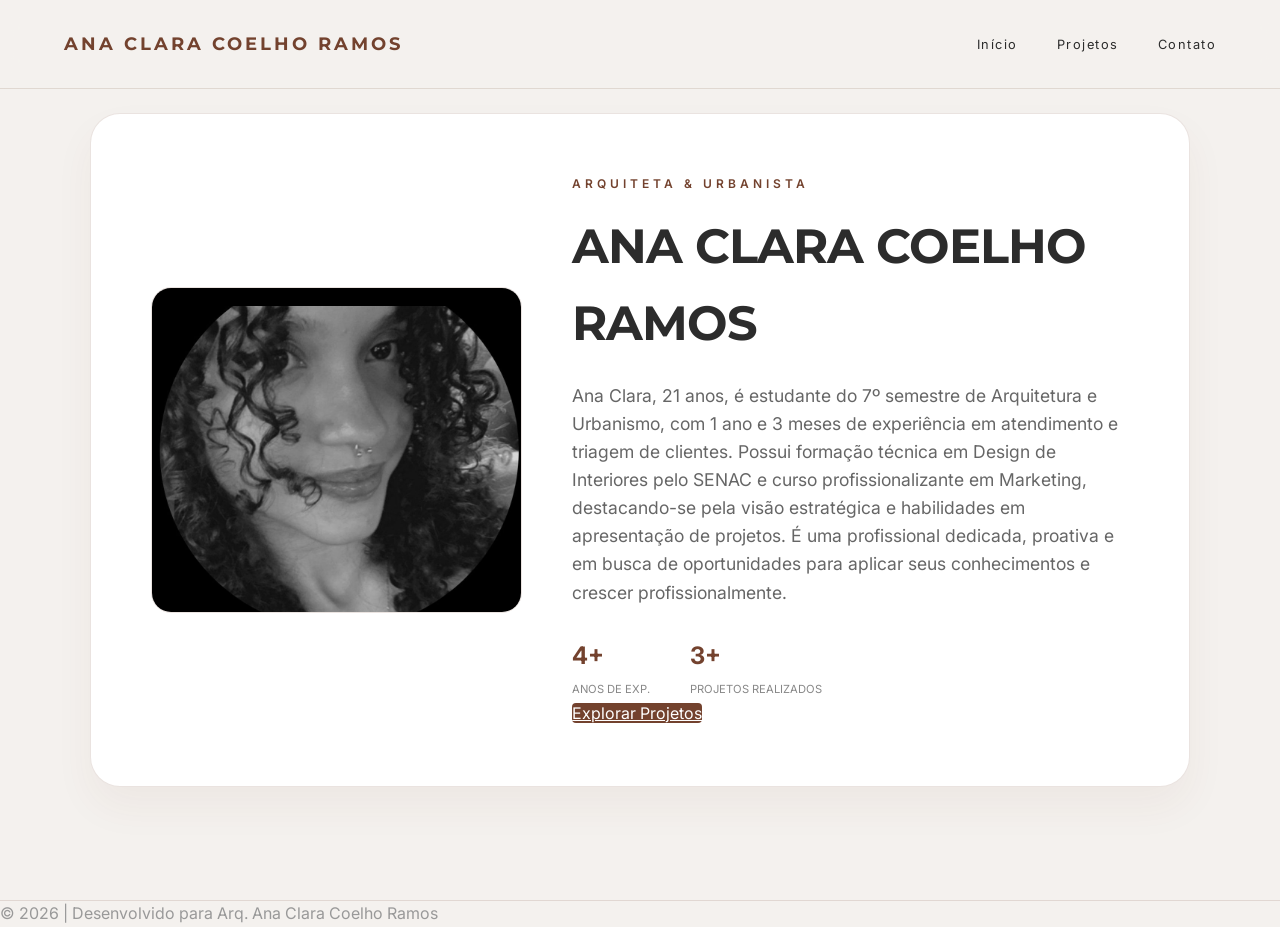
<file: index.html>
<!DOCTYPE html>
<html lang="pt-BR">
<head>
  <meta charset="UTF-8">
  <meta name="viewport" content="width=device-width, initial-scale=1.0">
  <title>Ana Clara Coelho Ramos | Arquiteta</title>
  <link rel="stylesheet" href="css/style.css">
  <link href="https://unpkg.com/aos@2.3.1/dist/aos.css" rel="stylesheet">
</head>
<body>

  <header class="header">
    <div class="logo">Ana Clara Coelho Ramos</div>
    <nav>
      <a href="index.html">Início</a>
      <a href="projetos.html">Projetos</a>
      <a href="contato1.html">Contato</a>
    </nav>
  </header>

  <main class="hero-bio">
    <section class="bio-container">
        <div class="bio-content" data-aos="zoom-in">
            <div class="bio-foto">
                <img src="IMG/ana JPNG.jpeg" alt="Ana Clara Ramos">
            </div>
            
            <div class="bio-texto">
                <span class="tag">Arquiteta & Urbanista</span>
                <h1>Ana Clara Coelho Ramos</h1>
                <p>
                    Ana Clara, 21 anos, é estudante do 7º semestre de Arquitetura e Urbanismo, com 1 ano e 3 meses de experiência em atendimento e triagem de clientes. Possui formação técnica em Design de Interiores pelo SENAC e curso profissionalizante em Marketing, destacando-se pela visão estratégica e habilidades em apresentação de projetos. É uma profissional dedicada, proativa e em busca de oportunidades para aplicar seus conhecimentos e crescer profissionalmente.
                </p>
                
                <div class="bio-stats">
                    <div class="stat-item">
                        <strong>4+</strong>
                        <span>Anos de Exp.</span>
                    </div>
                    <div class="stat-item">
                        <strong>3+</strong>
                        <span>Projetos Realizados</span>
                    </div>
                </div>

                <div class="cta-actions">
                    <a href="projetos.html" class="btn-principal">Explorar Projetos</a>
                </div>
            </div>
        </div>
    </section>
  </main>

  <footer>
    &copy; 2026 | Desenvolvido para Arq. Ana Clara Coelho Ramos
  </footer>

  <script src="https://unpkg.com/aos@2.3.1/dist/aos.js"></script>
  <script>
    AOS.init({ duration: 1000, once: true });
  </script>
</body>
</html>
</file>
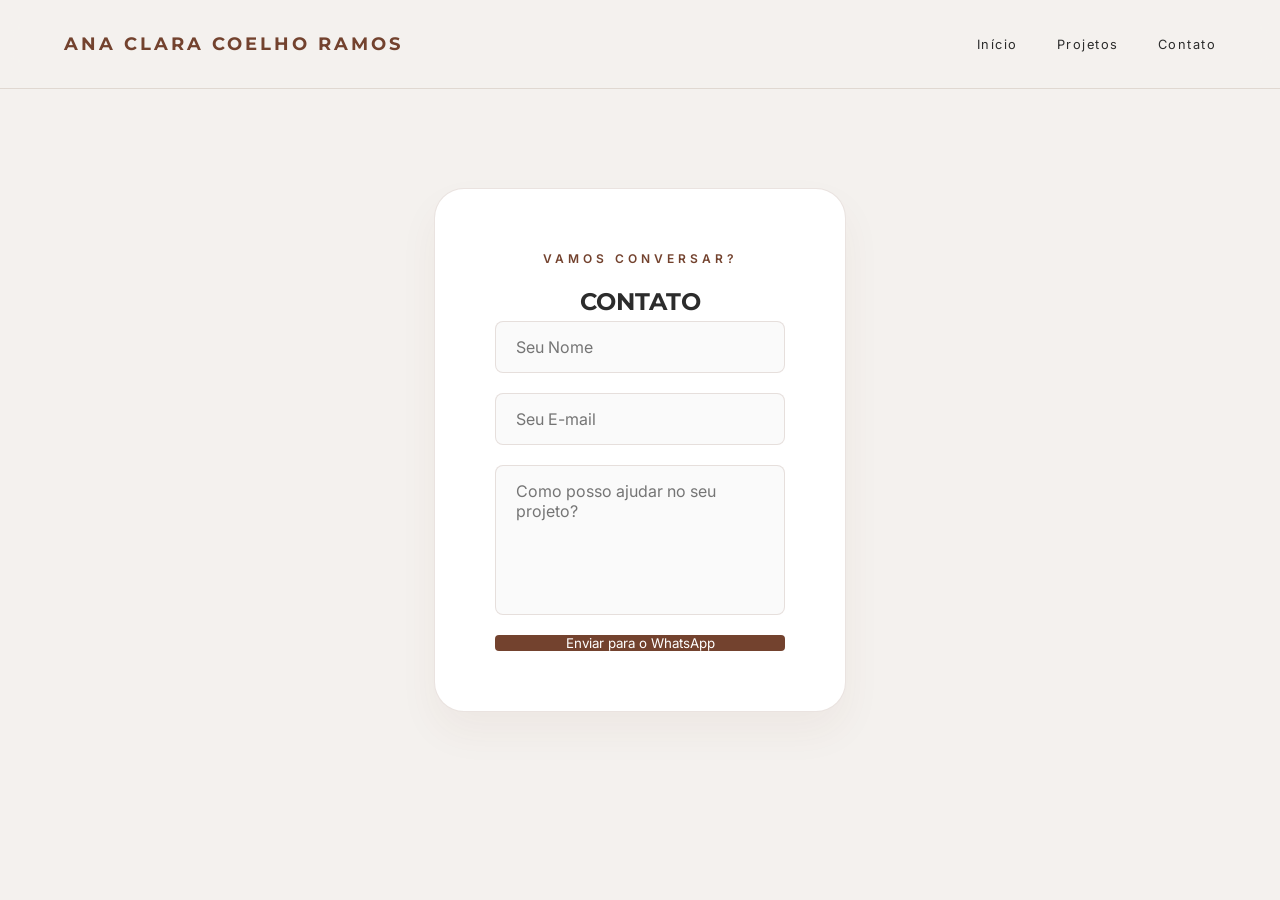
<file: contato1.html>
<!DOCTYPE html>
<html lang="pt-BR">
<head>
  <meta charset="UTF-8">
  <meta name="viewport" content="width=device-width, initial-scale=1.0">
  <title>Contato | Ana Clara Coelho Ramos</title>
  <link rel="stylesheet" href="css/style.css">
</head>
<body>
  <header class="header">
    <div class="logo">Ana Clara Coelho Ramos</div>
<nav>
  <a href="index.html">Início</a>
  <a href="projetos.html">Projetos</a> <a href="contato1.html">Contato</a>
</nav>
  </header>

  <main class="hero-bio">
    <section class="bio-container">
      <div class="bio-content" style="display: block; text-align: center;">
        <span class="tag">Vamos conversar?</span>
        <h1>Contato</h1>
        <form class="contato-form" id="whatsapp-form">
  <input type="text" id="nome" placeholder="Seu Nome" required>
  <input type="email" id="email" placeholder="Seu E-mail" required>
  <textarea id="mensagem" placeholder="Como posso ajudar no seu projeto?" rows="5" required></textarea>
  <button type="submit" class="btn-principal" style="width: 100%; border: none; cursor: pointer;">
    Enviar para o WhatsApp
  </button>
</form>
      </div>
    </section>
  </main>
<script src="js/script.js"></script> 
</body>
</html>
</file>
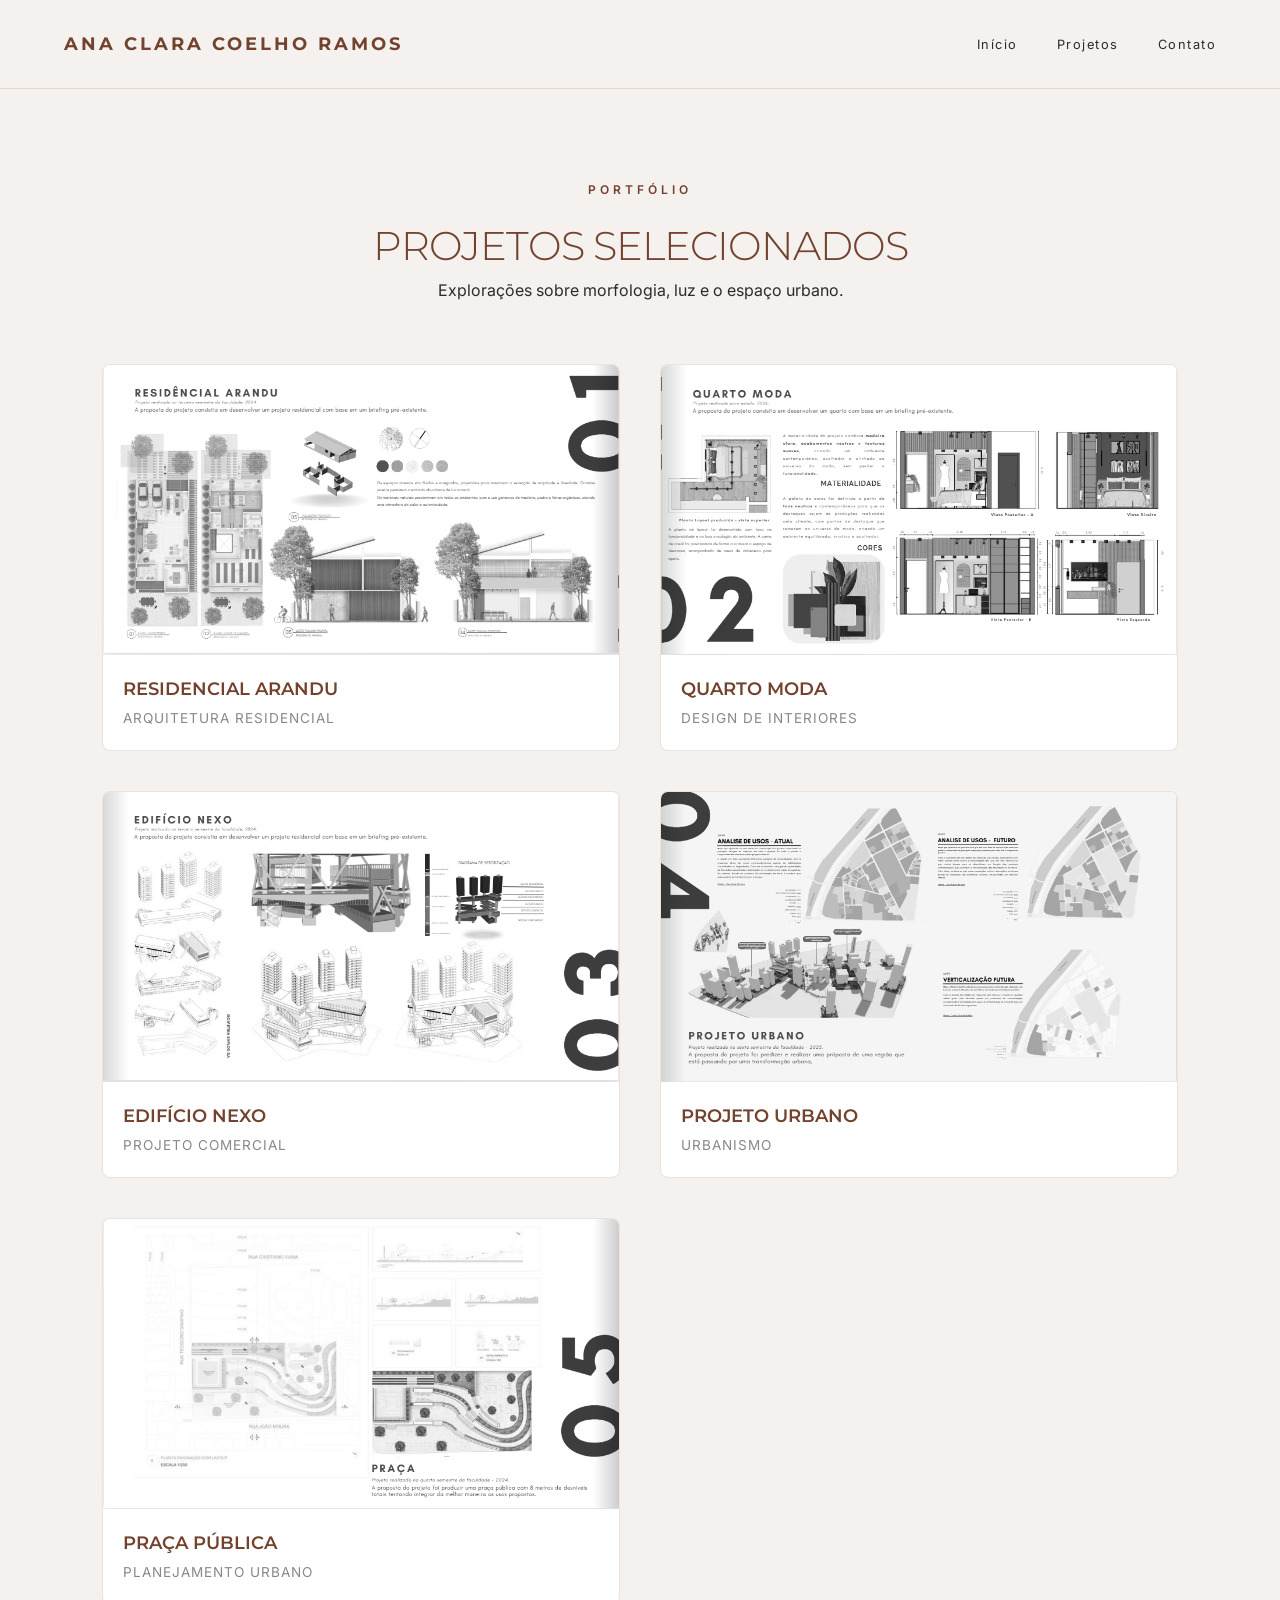
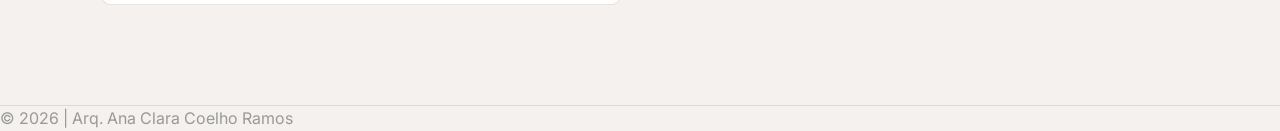
<file: projetos.html>
<!DOCTYPE html>
<html lang="pt-BR">
<head>
  <meta charset="UTF-8">
  <meta name="viewport" content="width=device-width, initial-scale=1.0">
  <title>Projetos | Arq. Ana Clara Ramos</title>
  <link rel="stylesheet" href="css/style.css">
  <link href="https://unpkg.com/aos@2.3.1/dist/aos.css" rel="stylesheet">
</head>
<body>

<header class="header">
  <div class="logo">Ana Clara Coelho Ramos</div>
  <nav id="menu">
    <a href="index.html">Início</a>
    <a href="projetos.html">Projetos</a>
    <a href="contato1.html">Contato</a>
  </nav>
  <button id="menu-toggle">☰</button>
</header>

<main class="projetos-page-container">
    <header class="projetos-intro" data-aos="fade-up">
        <span class="tag">Portfólio</span>
        <h1>Projetos Selecionados</h1>
        <p>Explorações sobre morfologia, luz e o espaço urbano.</p>
    </header>

    <div class="grid-projetos">
        
        <a href="projetos01.html" class="card-projeto" data-aos="fade-up">
            <div class="card-img-wrapper">
                <img src="IMG/projeto 01 JPNG.png" alt="Residencial Arandu">
                <div class="overlay"><span>Ver Detalhes</span></div>
            </div>
            <div class="card-projeto-info">
                <h3>Residencial Arandu</h3>
                <p>Arquitetura Residencial</p>
            </div>
        </a>

        <a href="projetos02.html" class="card-projeto" data-aos="fade-up" data-aos-delay="100">
            <div class="card-img-wrapper">
                <img src="IMG/projeto 02 JPNG.png" alt="Quarto Moda">
                <div class="overlay"><span>Ver Detalhes</span></div>
            </div>
            <div class="card-projeto-info">
                <h3>Quarto Moda</h3>
                <p>Design de Interiores</p>
            </div>
        </a>

        <a href="projetos03.html" class="card-projeto" data-aos="fade-up" data-aos-delay="200">
            <div class="card-img-wrapper">
                <img src="IMG/projeto 03 JPNG.png" alt="Edifício Nexo">
                <div class="overlay"><span>Ver Detalhes</span></div>
            </div>
            <div class="card-projeto-info">
                <h3>Edifício Nexo</h3>
                <p>Projeto Comercial</p>
            </div>
        </a>

        <a href="projetos04.html" class="card-projeto" data-aos="fade-up">
            <div class="card-img-wrapper">
                <img src="IMG/projeto 04 JPNG.png" alt="Projeto Urbano">
                <div class="overlay"><span>Ver Detalhes</span></div>
            </div>
            <div class="card-projeto-info">
                <h3>Projeto Urbano</h3>
                <p>Urbanismo</p>
            </div>
        </a>

        <a href="projetos05.html" class="card-projeto" data-aos="fade-up" data-aos-delay="100">
            <div class="card-img-wrapper">
                <img src="IMG/projeto 05 JPNG.png" alt="Praça">
                <div class="overlay"><span>Ver Detalhes</span></div>
            </div>
            <div class="card-projeto-info">
                <h3>Praça Pública</h3>
                <p>Planejamento Urbano</p>
            </div>
        </a>

    </div>
</main>

<footer>
    &copy; 2026 | Arq. Ana Clara Coelho Ramos
</footer>

<script src="https://unpkg.com/aos@2.3.1/dist/aos.js"></script>
<script>
  AOS.init({ duration: 1000, once: true });
</script>
<script src="js/script.js"></script>

</body>
</html>
</file>
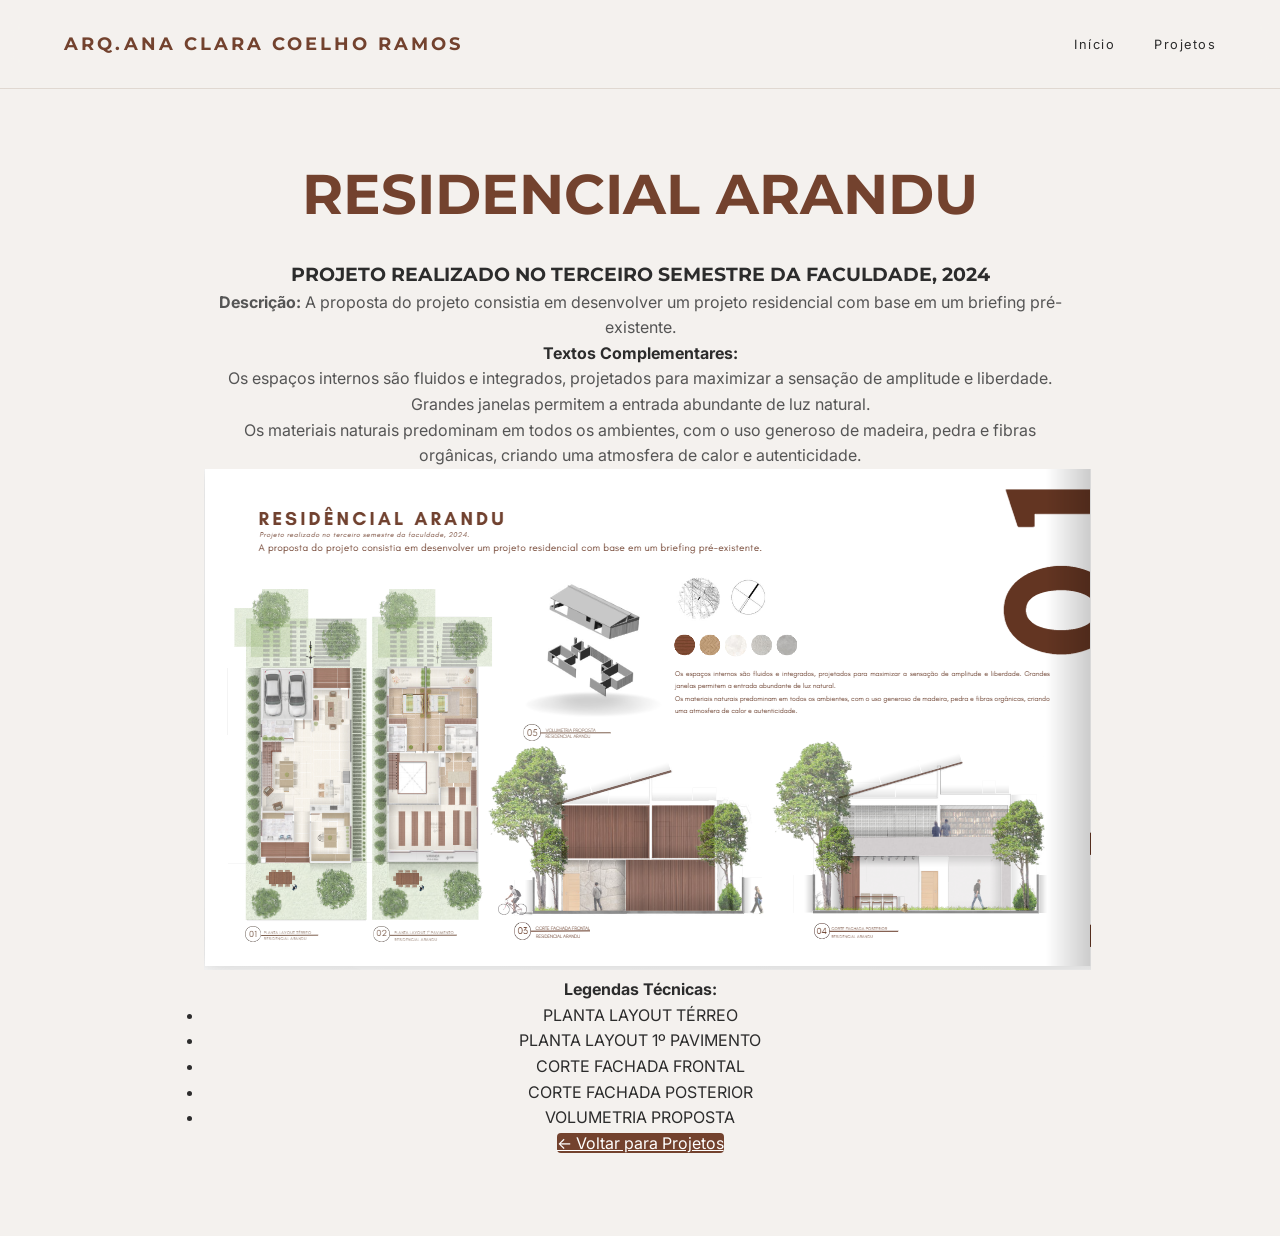
<file: projetos01.html>
<!DOCTYPE html>
<html lang="pt-BR">
<head>
  <meta charset="UTF-8">
  <title>RESIDENCIAL ARANDU</title>
  <link rel="stylesheet" href="css/style.css">
</head>
<body>
<header class="header">
  <div class="logo">Arq.Ana Clara Coelho Ramos</div>
  <nav id="menu">
    <a href="index.html">Início</a>
    <a href="projetos.html">Projetos</a>
  </nav>
</header>

<main class="projeto-detalhe">
  <h1>RESIDENCIAL ARANDU</h1>
  <h3>Projeto realizado no terceiro semestre da faculdade, 2024</h3>

  <p><strong>Descrição:</strong> A proposta do projeto consistia em desenvolver um projeto residencial com base em um briefing pré-existente.</p>

  <h4>Textos Complementares:</h4>
  <p>Os espaços internos são fluidos e integrados, projetados para maximizar a sensação de amplitude e liberdade. Grandes janelas permitem a entrada abundante de luz natural.</p>
  <p>Os materiais naturais predominam em todos os ambientes, com o uso generoso de madeira, pedra e fibras orgânicas, criando uma atmosfera de calor e autenticidade.</p>

  <div class="img-container" onclick="toggleZoom(this)">
    <img src="IMG/projeto 01 JPNG.png" alt="Residencial Arandu Principal" class="card-img" >
  </div>

  <h4>Legendas Técnicas:</h4>
  <ul>
    <li>PLANTA LAYOUT TÉRREO</li>
    <li>PLANTA LAYOUT 1º PAVIMENTO</li>
    <li>CORTE FACHADA FRONTAL</li>
    <li>CORTE FACHADA POSTERIOR</li>
    <li>VOLUMETRIA PROPOSTA</li>
  </ul>

  <a href="projetos.html" class="btn-voltar">← Voltar para Projetos</a>
</main>
</body>
</html>
</file>
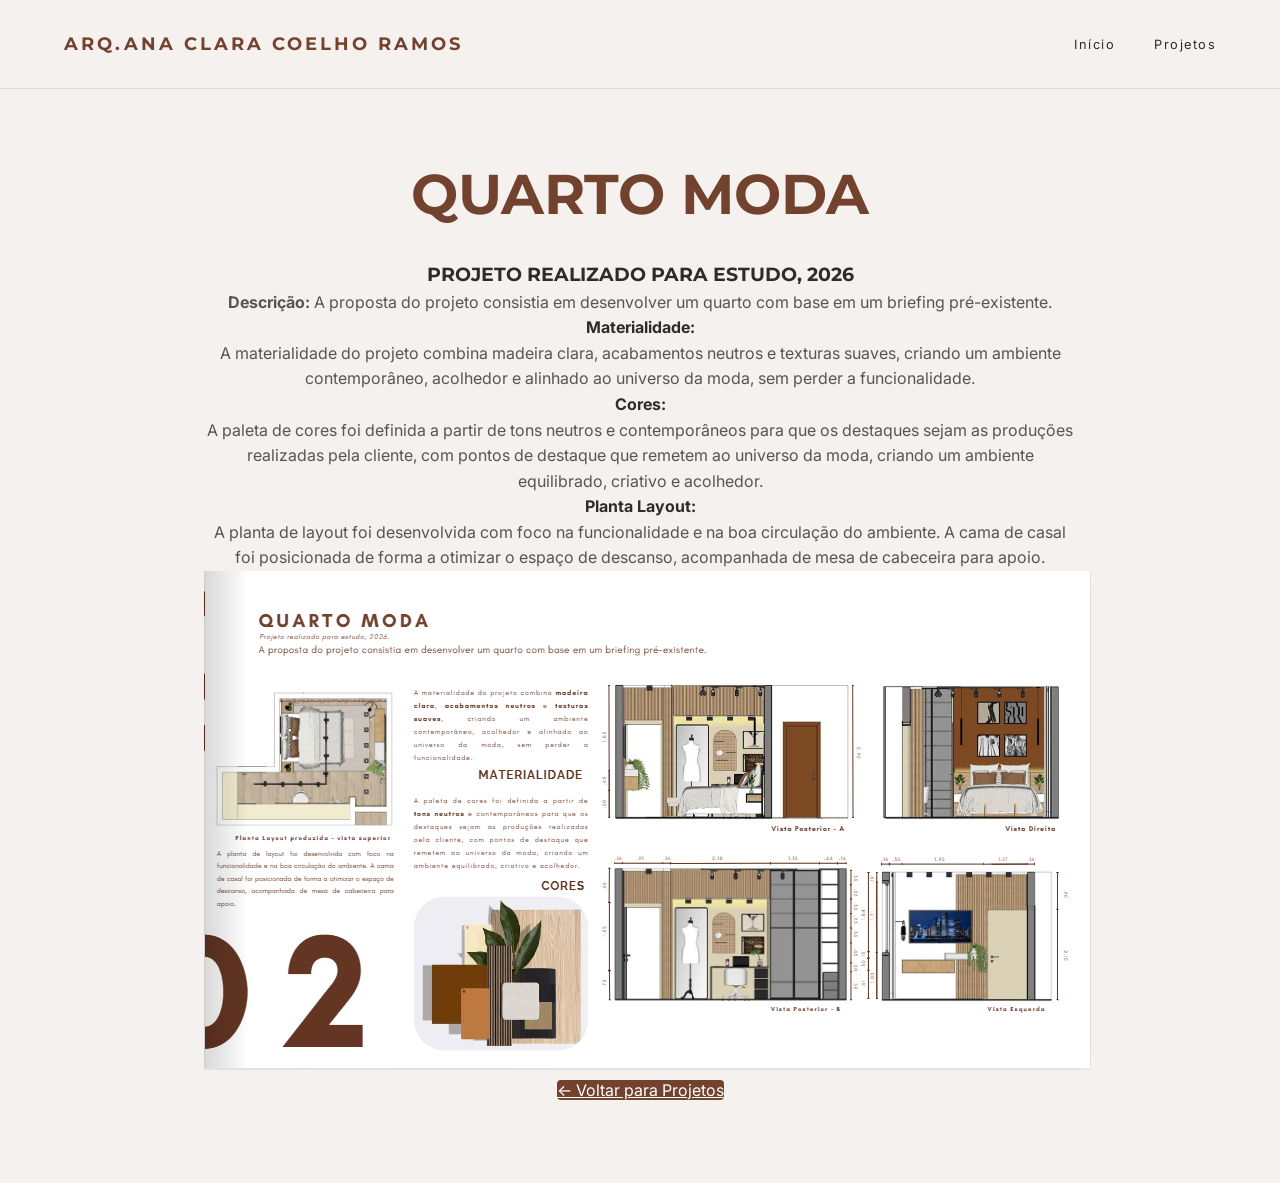
<file: projetos02.html>
<!DOCTYPE html>
<html lang="pt-BR">
<head>
  <meta charset="UTF-8">
  <title>QUARTO MODA</title>
  <link rel="stylesheet" href="css/style.css">
</head>
<body>
<header class="header">
  <div class="logo">Arq.Ana Clara Coelho Ramos</div>
  <nav id="menu">
    <a href="index.html">Início</a>
    <a href="projetos.html">Projetos</a>
  </nav>
</header>

<main class="projeto-detalhe">
  <h1>QUARTO MODA</h1>
  <h3>Projeto realizado para estudo, 2026</h3>

  <p><strong>Descrição:</strong> A proposta do projeto consistia em desenvolver um quarto com base em um briefing pré-existente.</p>

  <h4>Materialidade:</h4>
  <p>A materialidade do projeto combina madeira clara, acabamentos neutros e texturas suaves, criando um ambiente contemporâneo, acolhedor e alinhado ao universo da moda, sem perder a funcionalidade.</p>

  <h4>Cores:</h4>
  <p>A paleta de cores foi definida a partir de tons neutros e contemporâneos para que os destaques sejam as produções realizadas pela cliente, com pontos de destaque que remetem ao universo da moda, criando um ambiente equilibrado, criativo e acolhedor.</p>

  <h4>Planta Layout:</h4>
  <p>A planta de layout foi desenvolvida com foco na funcionalidade e na boa circulação do ambiente. A cama de casal foi posicionada de forma a otimizar o espaço de descanso, acompanhada de mesa de cabeceira para apoio.</p>

  <div class="img-container" onclick="toggleZoom(this)">
    <img src="IMG/projeto 02 JPNG.png" alt="Quarto Moda" class="card-img" >
  </div>

  <a href="projetos.html" class="btn-voltar">← Voltar para Projetos</a>
</main>
</body>
</html>
</file>
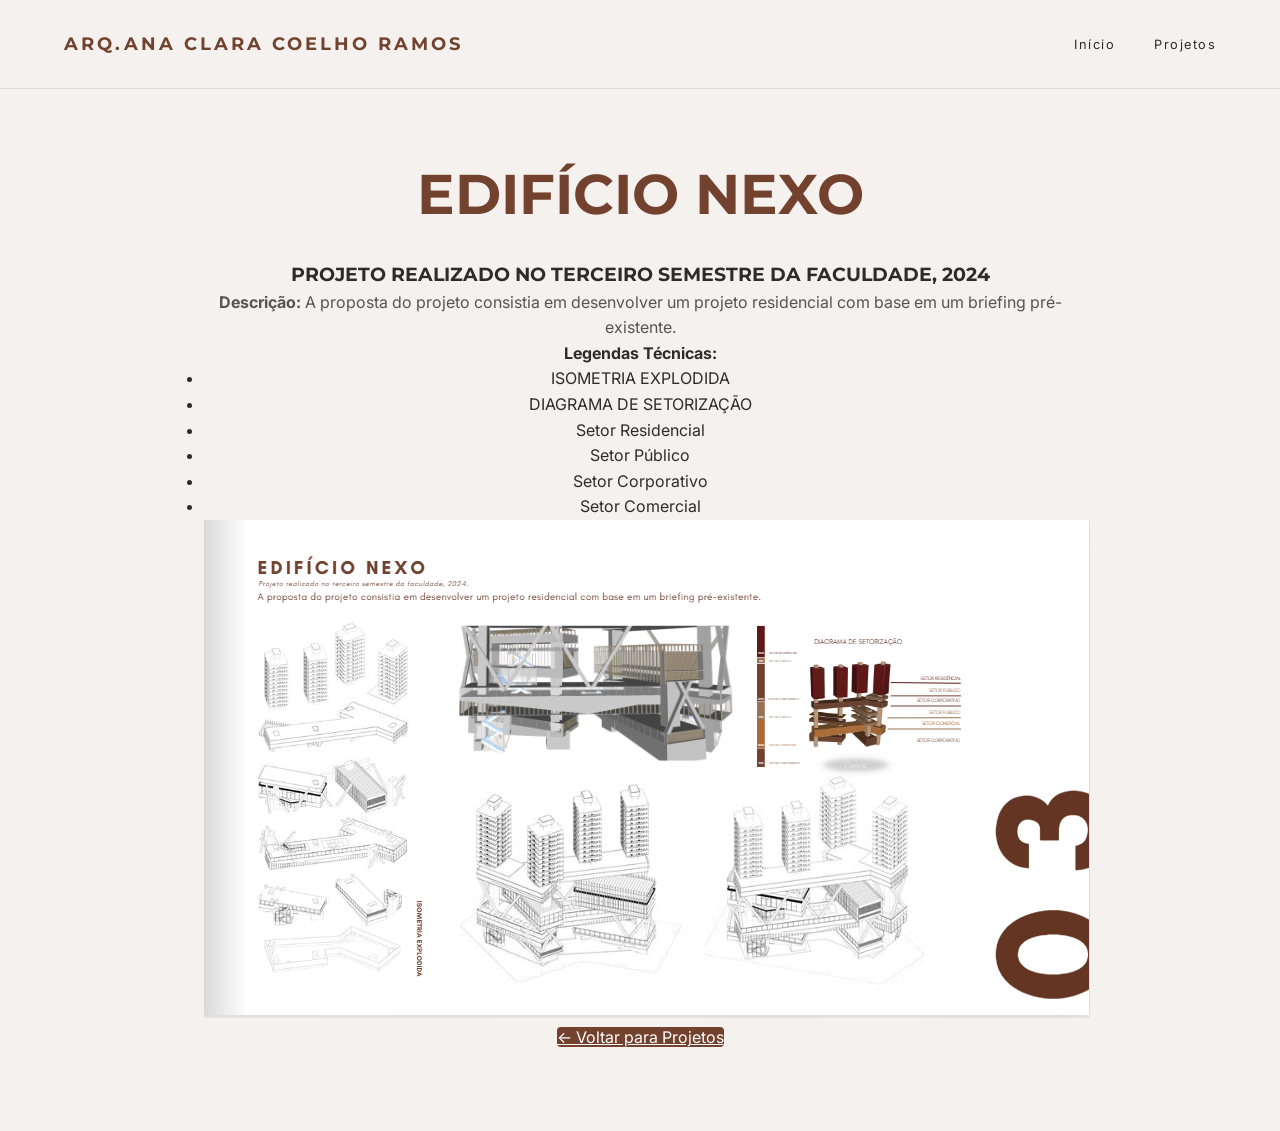
<file: projetos03.html>
<!DOCTYPE html>
<html lang="pt-BR">
<head>
  <meta charset="UTF-8">
  <title>EDIFÍCIO NEXO</title>
  <link rel="stylesheet" href="css/style.css">
</head>
<body>
<header class="header">
  <div class="logo">Arq.Ana Clara Coelho Ramos</div>
  <nav id="menu">
    <a href="index.html">Início</a>
    <a href="projetos.html">Projetos</a>
  </nav>
</header>

<main class="projeto-detalhe">
  <h1>EDIFÍCIO NEXO</h1>
  <h3>Projeto realizado no terceiro semestre da faculdade, 2024</h3>

  <p><strong>Descrição:</strong> A proposta do projeto consistia em desenvolver um projeto residencial com base em um briefing pré-existente.</p>

  <h4>Legendas Técnicas:</h4>
  <ul>
    <li>ISOMETRIA EXPLODIDA</li>
    <li>DIAGRAMA DE SETORIZAÇÃO</li>
    <li>Setor Residencial</li>
    <li>Setor Público</li>
    <li>Setor Corporativo</li>
    <li>Setor Comercial</li>
  </ul>

  <div class="img-container" onclick="toggleZoom(this)">
    <img src="IMG/projeto 03 JPNG.png" alt="Edifício Nexo" class="card-img" >
  </div>

  <a href="projetos.html" class="btn-voltar">← Voltar para Projetos</a>
</main>
</body>
</html>
</file>
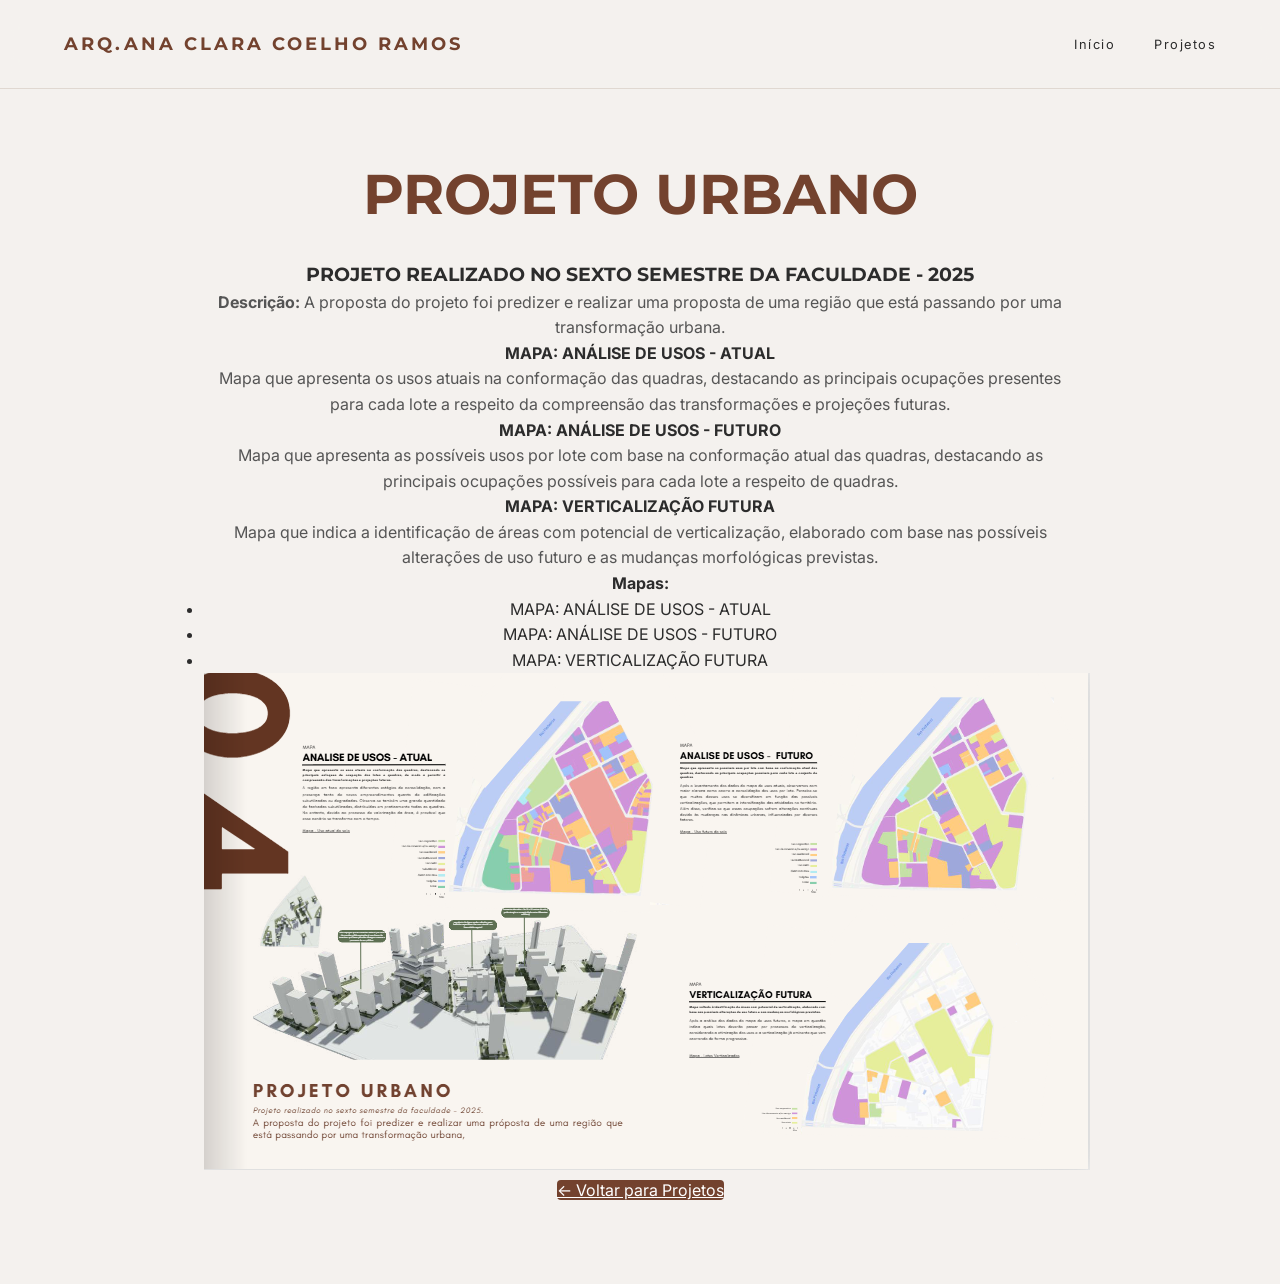
<file: projetos04.html>
<!DOCTYPE html>
<html lang="pt-BR">
<head>
  <meta charset="UTF-8">
  <title>PROJETO URBANO</title>
  <link rel="stylesheet" href="css/style.css">
</head>
<body>
<header class="header">
  <div class="logo">Arq.Ana Clara Coelho Ramos</div>
  <nav id="menu">
    <a href="index.html">Início</a>
    <a href="projetos.html">Projetos</a>
  </nav>
</header>

<main class="projeto-detalhe">
  <h1>PROJETO URBANO</h1>
  <h3>Projeto realizado no sexto semestre da faculdade - 2025</h3>

  <p><strong>Descrição:</strong> A proposta do projeto foi predizer e realizar uma proposta de uma região que está passando por uma transformação urbana.</p>

   <h4>MAPA: ANÁLISE DE USOS - ATUAL</h4>
  <p>Mapa que apresenta os usos atuais na conformação das quadras, destacando as principais ocupações presentes para cada lote a respeito da compreensão das transformações e projeções futuras.</p>

  <h4>MAPA: ANÁLISE DE USOS - FUTURO</h4>
  <p>Mapa que apresenta as possíveis usos por lote com base na conformação atual das quadras, destacando as principais ocupações possíveis para cada lote a respeito de quadras.</p>

  <h4>MAPA: VERTICALIZAÇÃO FUTURA</h4>
  <p>Mapa que indica a identificação de áreas com potencial de verticalização, elaborado com base nas possíveis alterações de uso futuro e as mudanças morfológicas previstas.</p>

  <h4>Mapas:</h4>
  <ul>
    <li>MAPA: ANÁLISE DE USOS - ATUAL</li>
    <li>MAPA: ANÁLISE DE USOS - FUTURO</li>
    <li>MAPA: VERTICALIZAÇÃO FUTURA</li>
  </ul>

  <div class="img-container" onclick="toggleZoom(this)">
    <img src="IMG/projeto 04 JPNG.png" alt="Projeto Urbano" class="card-img" >
  </div>

  <a href="projetos.html" class="btn-voltar">← Voltar para Projetos</a>
</main>
</body>
</html>
</file>
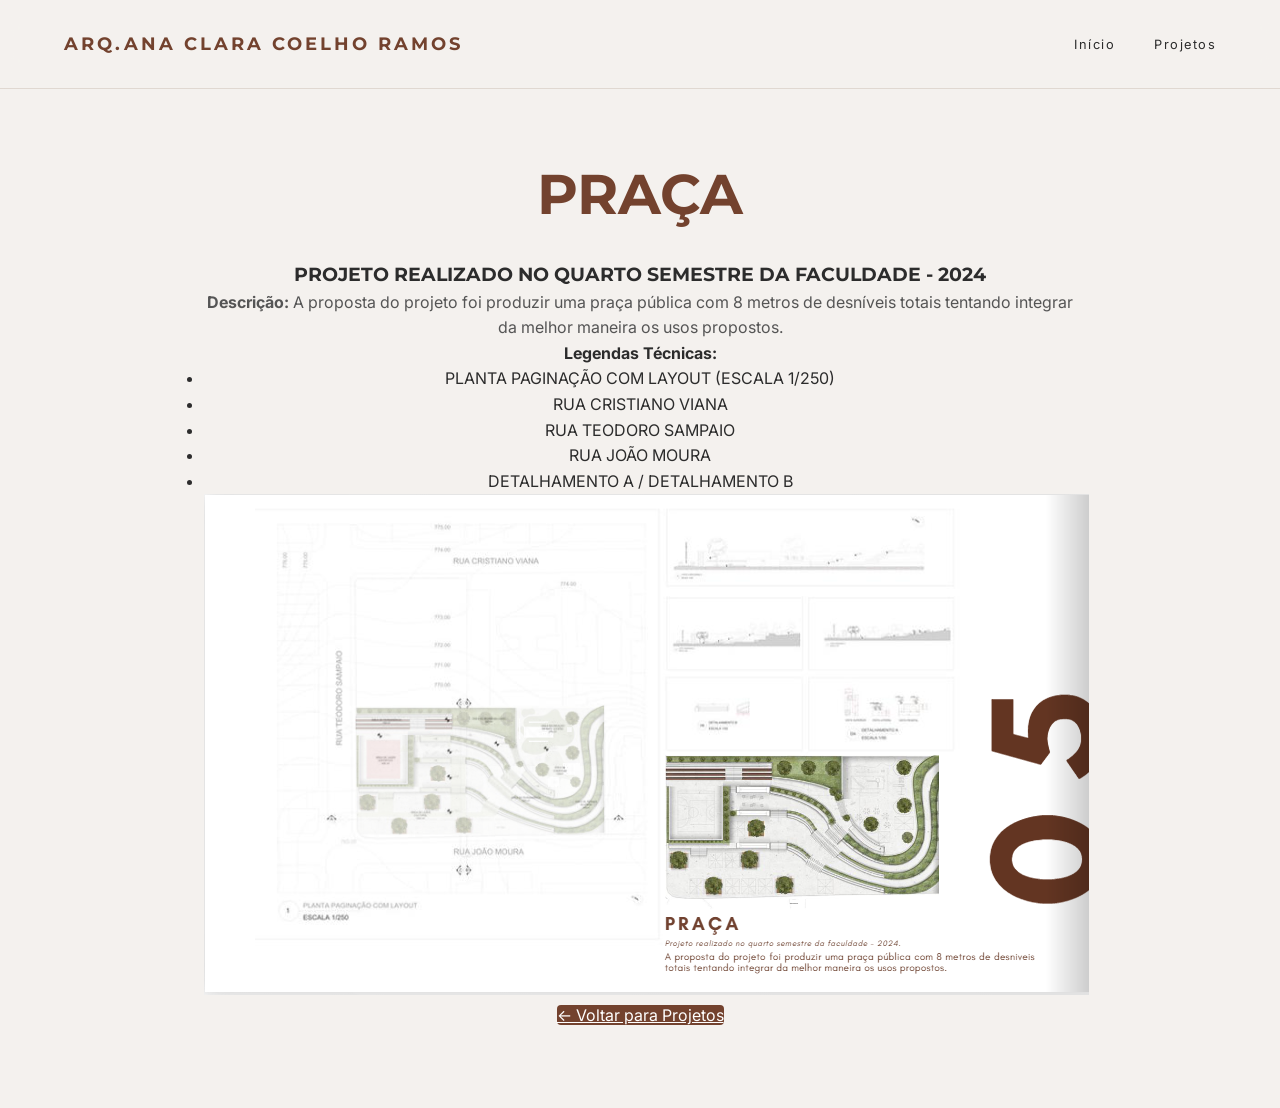
<file: projetos05.html>
<!DOCTYPE html>
<html lang="pt-BR">
<head>
  <meta charset="UTF-8">
  <title>PRAÇA</title>
  <link rel="stylesheet" href="css/style.css">
</head>
<body>
<header class="header">
  <div class="logo">Arq.Ana Clara Coelho Ramos</div>
  <nav id="menu">
    <a href="index.html">Início</a>
    <a href="projetos.html">Projetos</a>
  </nav>
</header>

<main class="projeto-detalhe">
  <h1>PRAÇA</h1>
  <h3>Projeto realizado no quarto semestre da faculdade - 2024</h3>

  <p><strong>Descrição:</strong> A proposta do projeto foi produzir uma praça pública com 8 metros de desníveis totais tentando integrar da melhor maneira os usos propostos.</p>

   <h4>Legendas Técnicas:</h4>
  <ul>
    <li>PLANTA PAGINAÇÃO COM LAYOUT (ESCALA 1/250)</li>
    <li>RUA CRISTIANO VIANA</li>
    <li>RUA TEODORO SAMPAIO</li>
    <li>RUA JOÃO MOURA</li>
    <li>DETALHAMENTO A / DETALHAMENTO B</li>
  </ul>

  <div class="img-container" onclick="toggleZoom(this)">
    <img src="IMG/projeto 05 JPNG.png" alt="Praça" class="card-img" >
  </div>

  <a href="projetos.html" class="btn-voltar">← Voltar para Projetos</a>
</main>
</body>
</html>
</file>
<file: css/style.css>
@import url('https://fonts.googleapis.com/css2?family=Inter:wght@300;400;600&family=Montserrat:wght@700&display=swap');

:root {
    --bg-light: #F4F1EE;        /* Creme suave (fundo do seu PDF) */
    --accent-brown: #73422E;    /* Marrom Terracota (cor de destaque) */
    --text-dark: #2C2C2C;       /* Cinza escuro para leitura */
    --card-bg: #FFFFFF;         /* Branco puro para os cards */
    --glass: rgba(115, 66, 46, 0.05);
    --border: rgba(115, 66, 46, 0.15); /* Bordas em tom de argila */
}

/* ============================================================
   2. RESET E PADRÕES
   ============================================================ */
* {
    margin: 0;
    padding: 0;
    box-sizing: border-box;
    font-family: 'Inter', sans-serif;
    scroll-behavior: smooth;
}

body {
    background: var(--bg-light);
    color: var(--text-dark);
    line-height: 1.6;
    overflow-x: hidden;
}

h1, h2, h3, .logo {
    font-family: 'Montserrat', sans-serif;
    text-transform: uppercase;
}

/* ============================================================
   3. HEADER (ESTILO CLEAN)
   ============================================================ */
.header {
    display: flex;
    justify-content: space-between;
    align-items: center;
    padding: 30px 5%;
    background: rgba(244, 241, 238, 0.85); /* Fundo creme translúcido */
    backdrop-filter: blur(15px);
    -webkit-backdrop-filter: blur(15px);
    position: fixed;
    width: 100%;
    top: 0;
    z-index: 1000;
    border-bottom: 1px solid var(--border);
    transition: all 0.4s ease;
}

.header.scrolled {
    padding: 15px 5%;
    background: #F4F1EE;
}

.logo {
    font-weight: 700;
    font-size: 1.1rem;
    letter-spacing: 3px;
    color: var(--accent-brown); /* Logo em Marrom */
}

nav a {
    color: var(--text-dark);
    margin-left: 35px;
    text-decoration: none;
    font-size: 0.8rem;
    letter-spacing: 1.5px;
    transition: 0.3s;
}

nav a:hover {
    color: var(--accent-brown);
}

/* ============================================================
   4. HOME / BIO (HERO SECTION)
   ============================================================ */
.hero-bio {
    min-height: 100vh;
    display: flex;
    align-items: center;
    justify-content: center;
    background: var(--bg-light);
    padding: 100px 5%;
}

.bio-content {
    display: grid;
    grid-template-columns: 1fr 1.5fr;
    gap: 50px;
    background: var(--card-bg);
    padding: 60px;
    border-radius: 30px;
    border: 1px solid var(--border);
    max-width: 1100px;
    align-items: center;
    box-shadow: 0 20px 40px rgba(115, 66, 46, 0.05);
}

.bio-foto {
    width: 100%;
    border-radius: 20px;
    overflow: hidden;
    border: 1px solid var(--border);
}

.bio-foto img {
    width: 100%;
    display: block;
    filter: grayscale(100%);
    transition: 0.6s cubic-bezier(0.23, 1, 0.32, 1);
}

.bio-content:hover .bio-foto img {
    filter: grayscale(0%);
    transform: scale(1.05);
}

.tag {
    color: var(--accent-brown);
    text-transform: uppercase;
    letter-spacing: 4px;
    font-size: 0.75rem;
    display: block;
    margin-bottom: 15px;
    font-weight: 600;
}

.bio-texto h1 {
    font-size: 3rem;
    margin-bottom: 20px;
    letter-spacing: -1px;
    color: var(--text-dark);
}

.bio-texto p {
    color: #666;
    font-size: 1.1rem;
    margin-bottom: 30px;
}

.bio-stats {
    display: flex;
    gap: 40px;
}

.bio-stats div strong {
    display: block;
    font-size: 1.5rem;
    color: var(--accent-brown);
}

.bio-stats div span {
    font-size: 0.7rem;
    color: #888;
    text-transform: uppercase;
}

/* ============================================================
   5. PÁGINA DE LISTA DE PROJETOS (GRID)
   ============================================================ */
.projetos-page-container {
    padding: 180px 8% 100px;
    max-width: 1600px;
    margin: 0 auto;
    min-height: 100vh;
}

.projetos-intro {
    text-align: center;
    margin-bottom: 60px;
}

.projetos-intro h1 {
    font-size: 2.5rem;
    font-weight: 300;
    letter-spacing: -1px;
    color: var(--accent-brown);
}

.grid-projetos {
    display: grid;
    grid-template-columns: repeat(auto-fill, minmax(400px, 1fr));
    gap: 40px;
}

.card-projeto {
    text-decoration: none;
    color: var(--text-dark);
    transition: 0.5s ease;
    background: var(--card-bg);
    border: 1px solid var(--border);
    border-radius: 8px;
    overflow: hidden;
}

.card-img-wrapper {
    position: relative;
    width: 100%;
    aspect-ratio: 16 / 9;
    overflow: hidden;
    background: #eee;
}

.card-img-wrapper img {
    width: 100%;
    height: 100%;
    object-fit: cover;
    filter: grayscale(100%);
    transition: 0.8s cubic-bezier(0.2, 1, 0.3, 1);
}

.overlay {
    position: absolute;
    inset: 0;
    background: rgba(115, 66, 46, 0.4); /* Overlay em tom marrom */
    display: flex;
    align-items: center;
    justify-content: center;
    opacity: 0;
    transition: 0.4s;
}

.overlay span {
    border: 1px solid white;
    color: white;
    padding: 10px 20px;
    font-size: 0.7rem;
    text-transform: uppercase;
    letter-spacing: 2px;
}

.card-projeto:hover .card-img-wrapper img {
    filter: grayscale(0%);
    transform: scale(1.05);
}

.card-projeto:hover .overlay {
    opacity: 1;
}

.card-projeto-info {
    padding: 20px;
}

.card-projeto-info h3 {
    font-size: 1.1rem;
    font-weight: 600;
    margin-bottom: 5px;
    color: var(--accent-brown);
}

.card-projeto-info p {
    color: #888;
    font-size: 0.85rem;
    text-transform: uppercase;
    letter-spacing: 1px;
}

/* ============================================================
   6. PÁGINA DE DETALHE DO PROJETO
   ============================================================ */
.projeto-detalhe {
    text-align: center;
    padding: 150px 5% 80px;
    max-width: 1000px;
    margin: 0 auto;
}

.projeto-detalhe h1 {
    font-size: 3.5rem;
    margin-bottom: 20px;
    color: var(--accent-brown);
}

.projeto-detalhe p {
    color: #555;
}

.projeto-img {
    border: 1px solid var(--border);
    box-shadow: 0 10px 30px rgba(115, 66, 46, 0.1);
}

/* Modal de Zoom */
.img-container.zoomed {
    background: rgba(244, 241, 238, 0.98); /* Fundo claro no zoom */
}

/* ============================================================
   7. COMPONENTES (BOTÕES E FORMS)
   ============================================================ */
.btn-principal, .btn-voltar {
    background: var(--accent-brown);
    color: #fff;
    border-radius: 4px; /* Bordas levemente arredondadas combinam mais com PDF */
}

.btn-principal:hover, .btn-voltar:hover {
    background: #5A3324;
    transform: translateY(-2px);
}

.contato-form input, .contato-form textarea {
    background: #fff;
    border: 1px solid var(--border);
    color: var(--text-dark);
}

.contato-form input:focus, .contato-form textarea:focus {
    border-color: var(--accent-brown);
}

/* ============================================================
   8. FOOTER
   ============================================================ */
footer {
    color: #999;
    border-top: 1px solid var(--border);
}

/* ============================================================
   9. MOBILE
   ============================================================ */
@media (max-width: 768px) {
    .bio-content {
        padding: 30px;
    }
    .header { padding: 15px 5%; }
}
/* ============================================================
   AJUSTE DO FORMULÁRIO DE CONTATO (ESTILO EDITORIAL)
   ============================================================ */
.contato-container {
    min-height: 100vh;
    display: flex;
    align-items: center;
    justify-content: center;
    padding: 120px 5%;
    background: var(--bg-light);
}

.contato-card {
    background: var(--card-bg);
    padding: 60px;
    border-radius: 30px;
    border: 1px solid var(--border);
    max-width: 600px;
    width: 100%;
    text-align: center;
    box-shadow: 0 20px 40px rgba(115, 66, 46, 0.05);
}

.contato-card span {
    color: var(--accent-brown);
    text-transform: uppercase;
    letter-spacing: 4px;
    font-size: 0.75rem;
    font-weight: 600;
    display: block;
    margin-bottom: 10px;
}

.contato-card h2 {
    font-size: 2.5rem;
    color: var(--text-dark);
    margin-bottom: 40px;
}

.contato-form {
    display: flex;
    flex-direction: column; /* Campos um embaixo do outro */
    gap: 20px;
    width: 100%;
}

.contato-form input, 
.contato-form textarea {
    width: 100%;
    padding: 15px 20px;
    border: 1px solid var(--border);
    background: #FAFAFA;
    border-radius: 8px;
    color: var(--text-dark);
    font-size: 1rem;
    outline: none;
    transition: 0.3s;
}

.contato-form input:focus, 
.contato-form textarea:focus {
    border-color: var(--accent-brown);
    background: #fff;
}

.contato-form textarea {
    height: 150px;
    resize: none;
}

/* BOTÃO ENVIAR WHATSAPP */
.btn-whatsapp {
    background: var(--accent-brown);
    color: #fff;
    padding: 18px;
    border: none;
    border-radius: 8px;
    font-weight: 600;
    text-transform: uppercase;
    letter-spacing: 2px;
    cursor: pointer;
    transition: 0.3s;
    margin-top: 10px;
}

.btn-whatsapp:hover {
    background: #5A3324;
    transform: translateY(-3px);
    box-shadow: 0 10px 20px rgba(115, 66, 46, 0.2);
}

#menu-toggle {
    display: none; 
}



@media (max-width: 992px) {
    .bio-content {
        grid-template-columns: 1fr; /* Transforma o grid em coluna única */
        padding: 40px;
    }

    .bio-texto h1 {
        font-size: 2.5rem;
    }
}

@media (max-width: 768px) {
    /* Ajustes Gerais */
    body {
        font-size: 15px;
    }

    /* Header e Navegação */
    .header {
        padding: 15px 5%;
    }

    nav a {
        margin-left: 15px;
        font-size: 0.7rem;
        letter-spacing: 1px;
    }

    /* Hero / Bio Section */
    .hero-bio {
        padding: 120px 5% 60px;
    }

    .bio-content {
        padding: 30px 20px;
        gap: 30px;
    }

    .bio-texto h1 {
        font-size: 2rem;
        line-height: 1.2;
    }

    .bio-stats {
        gap: 20px;
        justify-content: space-between;
    }

    /* Grid de Projetos */
    .projetos-page-container {
        padding: 120px 5% 60px;
    }

    .grid-projetos {
        grid-template-columns: 1fr; /* Um projeto por linha no celular */
        gap: 25px;
    }

    .projetos-intro h1 {
        font-size: 1.8rem;
    }

    /* Detalhe do Projeto */
    .projeto-detalhe {
        padding: 120px 5% 50px;
    }

    .projeto-detalhe h1 {
        font-size: 2.2rem;
    }

    /* Formulário de Contato */
    .contato-container {
        padding: 100px 5% 50px;
    }

    .contato-card {
        padding: 40px 20px;
    }

    .contato-card h2 {
        font-size: 1.8rem;
    }
}

@media (max-width: 480px) {
    /* Ajustes extras para telas muito pequenas (iPhone SE, etc) */
    .logo {
        font-size: 0.9rem;
        letter-spacing: 1.5px;
    }

    nav {
        display: flex;
        gap: 10px;
    }

    nav a {
        margin-left: 5px;
    }

    .bio-stats div strong {
        font-size: 1.2rem;
    }
}
</file>
